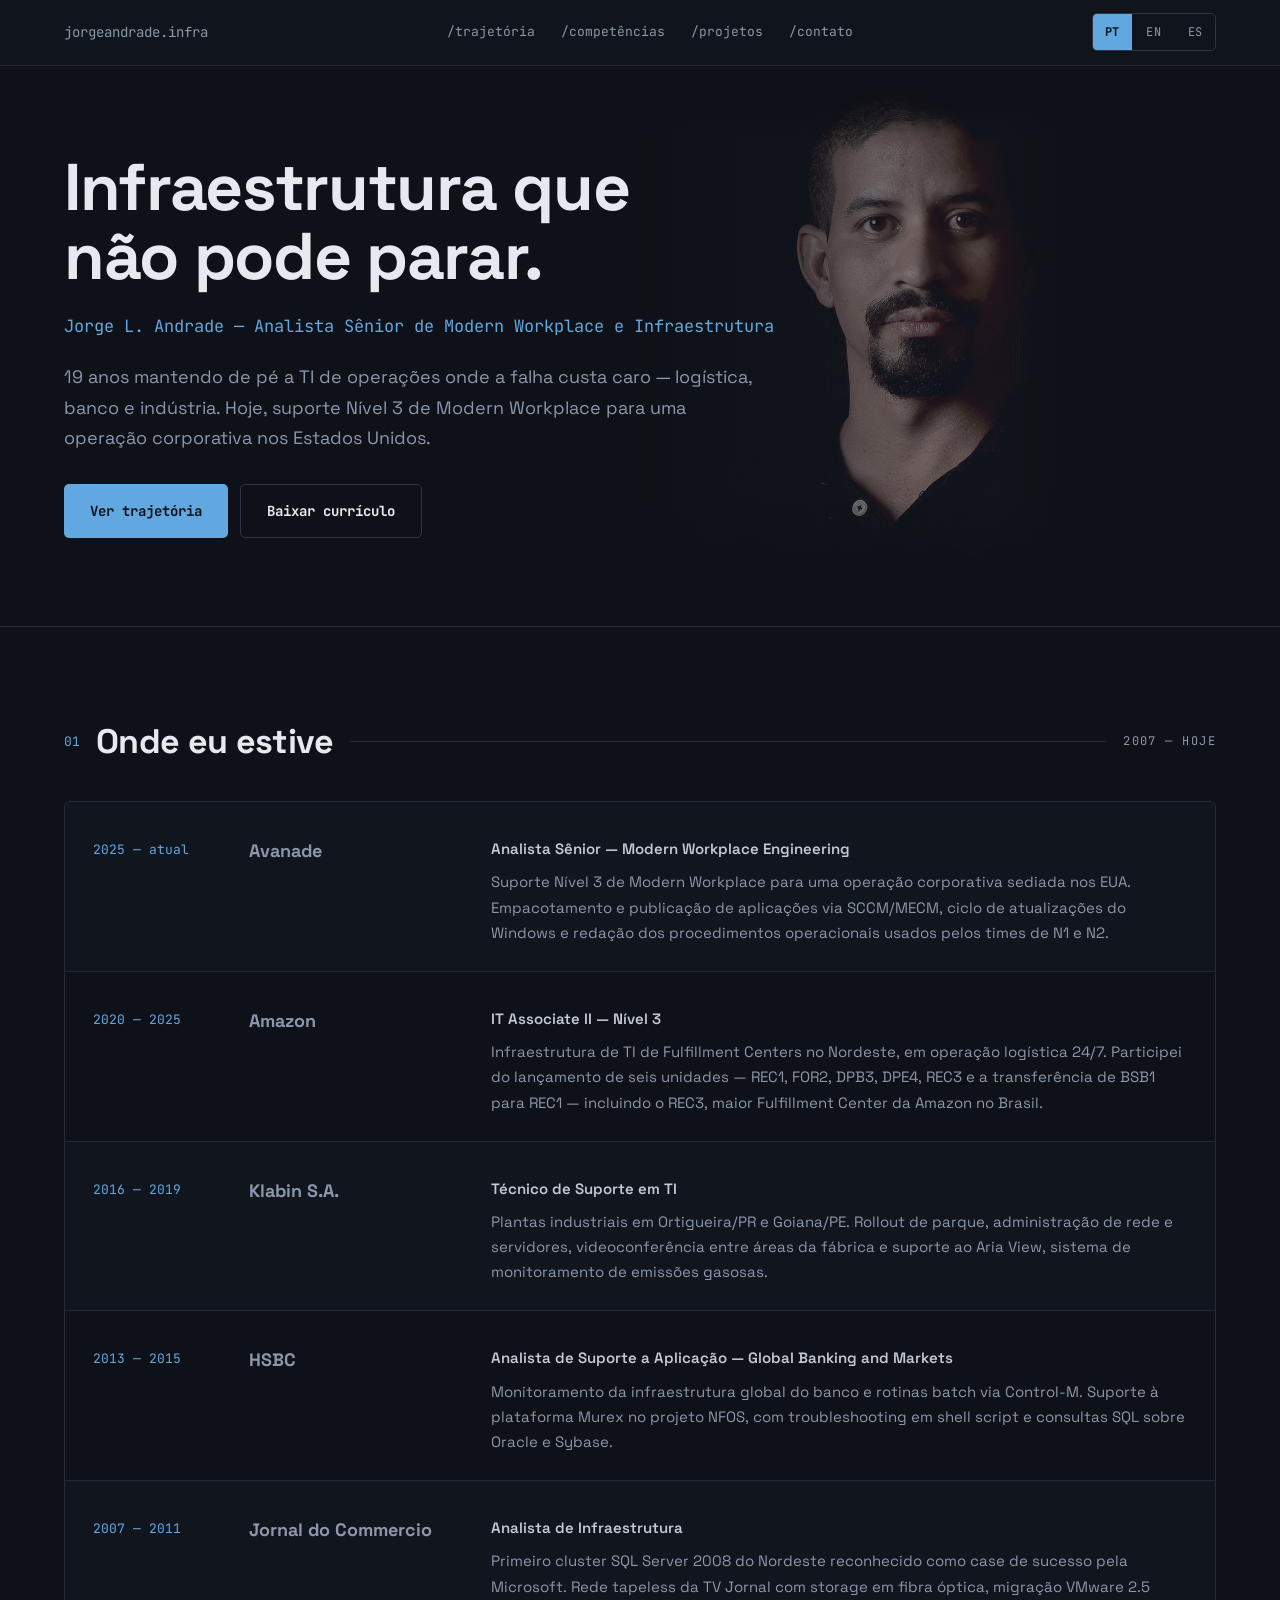
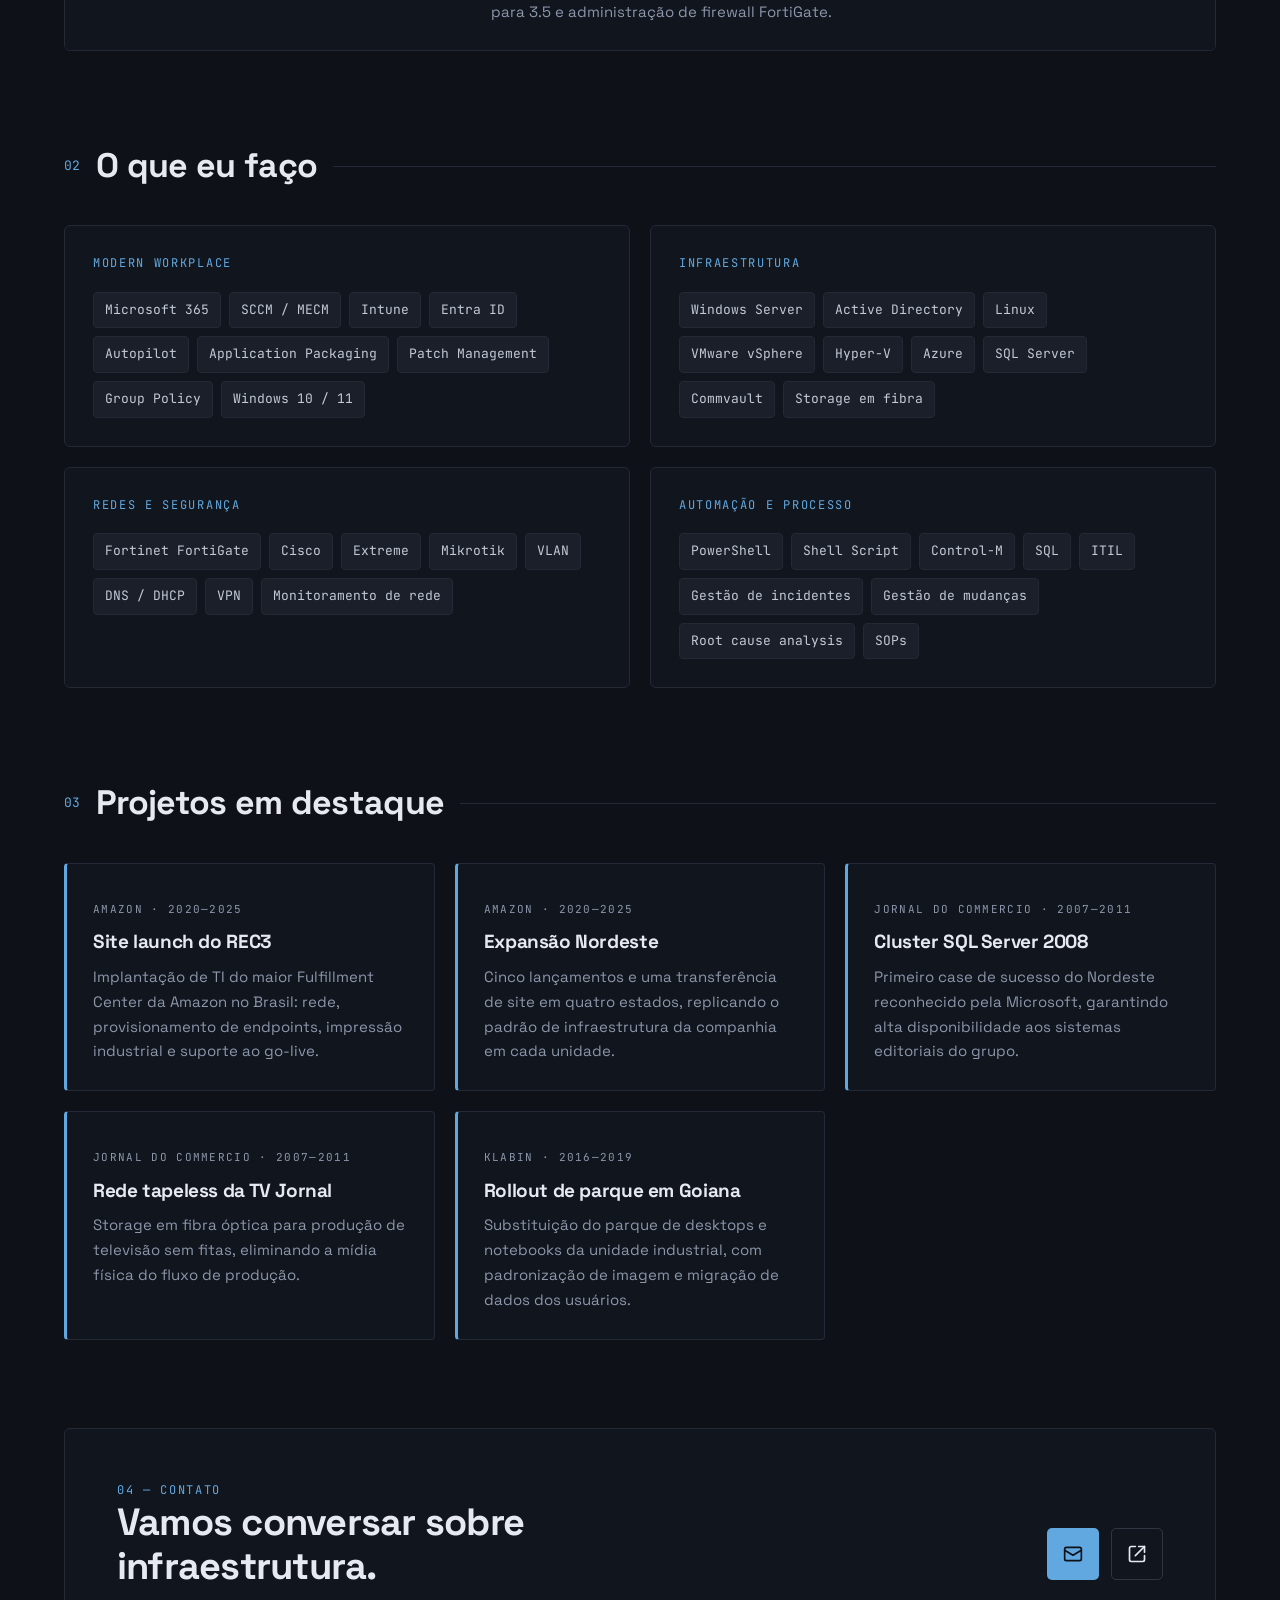
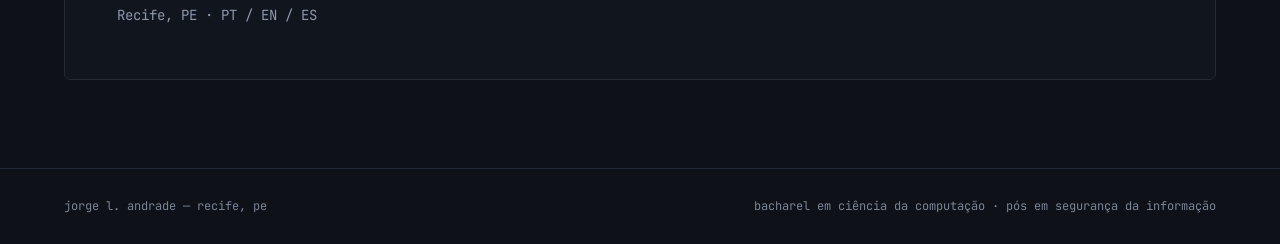
<file: index.html>
<!doctype html>
<html lang="pt-BR">
<head>
<meta charset="utf-8">
<meta name="viewport" content="width=device-width, initial-scale=1">
<title>Jorge L. Andrade — Modern Workplace e Infraestrutura de TI</title>
<meta name="description" content="Analista Sênior de Modern Workplace e Infraestrutura. 19 anos em operações críticas: Avanade, Amazon, Klabin, HSBC. Microsoft 365, SCCM, Intune, Windows Server, VMware.">
<meta property="og:title" content="Jorge L. Andrade — Modern Workplace e Infraestrutura de TI">
<meta property="og:description" content="19 anos mantendo de pé a TI de operações onde a falha custa caro — logística, banco e indústria.">
<meta property="og:type" content="profile">
<meta property="og:url" content="https://jleoandrade.github.io/site-jorge-andrade/">
<meta property="og:site_name" content="Jorge L. Andrade">
<meta property="og:locale" content="pt_BR">
<meta property="og:locale:alternate" content="en_US">
<meta property="og:locale:alternate" content="es_ES">
<meta property="og:image" content="https://jleoandrade.github.io/site-jorge-andrade/assets/img/og.jpg">
<meta property="og:image:width" content="1200">
<meta property="og:image:height" content="630">
<meta property="og:image:alt" content="Retrato de Jorge L. Andrade">
<meta name="twitter:card" content="summary_large_image">
<link rel="canonical" href="https://jleoandrade.github.io/site-jorge-andrade/">
<link rel="alternate" hreflang="pt-BR" href="https://jleoandrade.github.io/site-jorge-andrade/">
<link rel="alternate" hreflang="en" href="https://jleoandrade.github.io/site-jorge-andrade/en.html">
<link rel="alternate" hreflang="es" href="https://jleoandrade.github.io/site-jorge-andrade/es.html">
<link rel="alternate" hreflang="x-default" href="https://jleoandrade.github.io/site-jorge-andrade/">
<link rel="icon" href="assets/img/favicon.svg" type="image/svg+xml">
<link rel="apple-touch-icon" href="assets/img/apple-touch-icon.png">
<meta name="theme-color" content="#0E1117">
<link rel="preconnect" href="https://fonts.googleapis.com">
<link rel="preconnect" href="https://fonts.gstatic.com" crossorigin>
<link rel="stylesheet" href="https://fonts.googleapis.com/css2?family=Space+Grotesk:wght@400;500;600;700&family=JetBrains+Mono:wght@400;500;700&display=swap">
<link rel="stylesheet" href="assets/style.css">
<script src="assets/nav.js" defer></script>
</head>
<body>

<a class="skip" href="#conteudo">Pular para o conteúdo</a>

<header class="topbar">
  <div class="wrap">
    <a class="brand" href="index.html">jorgeandrade<b>.</b>infra</a>
    <nav class="topnav" aria-label="Seções">
      <a href="#historico">/trajetória</a>
      <a href="#competencias">/competências</a>
      <a href="#projetos">/projetos</a>
      <a href="#contato">/contato</a>
    </nav>
    <div class="langs">
      <a href="index.html" aria-current="true" lang="pt-BR">PT</a>
      <a href="en.html" lang="en">EN</a>
      <a href="es.html" lang="es">ES</a>
    </div>
  </div>
</header>

<main id="conteudo">

  <div class="hero">
    <picture>
      <source media="(max-width: 760px)" srcset="assets/img/hero.jpg">
      <img src="assets/img/wide.jpg" alt="Retrato de Jorge L. Andrade" width="2400" height="1000" fetchpriority="high">
    </picture>
    <div class="wrap">
      <h1>Infraestrutura que não pode parar.</h1>
      <p class="role">Jorge L. Andrade — Analista Sênior de Modern Workplace e Infraestrutura</p>
      <p class="lead">19 anos mantendo de pé a TI de operações onde a falha custa caro — logística, banco e indústria. Hoje, suporte Nível&nbsp;3 de Modern Workplace para uma operação corporativa nos Estados Unidos.</p>
      <p class="cta">
        <a class="btn btn-fill" href="#historico">Ver trajetória</a>
        <a class="btn btn-line" href="cv/cv.pdf">Baixar currículo</a>
      </p>
    </div>
  </div>

  <section id="historico" class="wrap">
    <div class="head">
      <span class="n">01</span>
      <h2>Onde eu estive</h2>
      <span class="rule"></span>
      <span class="meta">2007 — hoje</span>
    </div>

    <div class="history">
      <!-- LOGO: troque o <div class="co"> por <img src="assets/img/logo-avanade.svg" alt="Avanade" style="height:24px"> -->
      <article class="job">
        <p class="when">2025 — atual</p>
        <p class="co">Avanade</p>
        <div class="role-cell">
          <p class="title">Analista Sênior — Modern Workplace Engineering</p>
          <p>Suporte Nível 3 de Modern Workplace para uma operação corporativa sediada nos EUA. Empacotamento e publicação de aplicações via SCCM/MECM, ciclo de atualizações do Windows e redação dos procedimentos operacionais usados pelos times de N1 e N2.</p>
        </div>
      </article>

      <!-- LOGO: Amazon -->
      <article class="job">
        <p class="when">2020 — 2025</p>
        <p class="co">Amazon</p>
        <div class="role-cell">
          <p class="title">IT Associate II — Nível 3</p>
          <p>Infraestrutura de TI de Fulfillment Centers no Nordeste, em operação logística 24/7. Participei do lançamento de seis unidades — REC1, FOR2, DPB3, DPE4, REC3 e a transferência de BSB1 para REC1 — incluindo o REC3, maior Fulfillment Center da Amazon no Brasil.</p>
        </div>
      </article>

      <!-- LOGO: Klabin -->
      <article class="job">
        <p class="when">2016 — 2019</p>
        <p class="co">Klabin S.A.</p>
        <div class="role-cell">
          <p class="title">Técnico de Suporte em TI</p>
          <p>Plantas industriais em Ortigueira/PR e Goiana/PE. Rollout de parque, administração de rede e servidores, videoconferência entre áreas da fábrica e suporte ao Aria View, sistema de monitoramento de emissões gasosas.</p>
        </div>
      </article>

      <!-- LOGO: HSBC -->
      <article class="job">
        <p class="when">2013 — 2015</p>
        <p class="co">HSBC</p>
        <div class="role-cell">
          <p class="title">Analista de Suporte a Aplicação — Global Banking and Markets</p>
          <p>Monitoramento da infraestrutura global do banco e rotinas batch via Control-M. Suporte à plataforma Murex no projeto NFOS, com troubleshooting em shell script e consultas SQL sobre Oracle e Sybase.</p>
        </div>
      </article>

      <!-- LOGO: Sistema Jornal do Commercio -->
      <article class="job">
        <p class="when">2007 — 2011</p>
        <p class="co">Jornal do Commercio</p>
        <div class="role-cell">
          <p class="title">Analista de Infraestrutura</p>
          <p>Primeiro cluster SQL Server 2008 do Nordeste reconhecido como case de sucesso pela Microsoft. Rede tapeless da TV Jornal com storage em fibra óptica, migração VMware 2.5 para 3.5 e administração de firewall FortiGate.</p>
        </div>
      </article>
    </div>
  </section>

  <section id="competencias" class="wrap">
    <div class="head">
      <span class="n">02</span>
      <h2>O que eu faço</h2>
      <span class="rule"></span>
    </div>

    <div class="grid-2">
      <div class="card">
        <p class="kicker">Modern Workplace</p>
        <p class="chips">
          <span>Microsoft 365</span><span>SCCM / MECM</span><span>Intune</span><span>Entra ID</span>
          <span>Autopilot</span><span>Application Packaging</span><span>Patch Management</span>
          <span>Group Policy</span><span>Windows 10 / 11</span>
        </p>
      </div>
      <div class="card">
        <p class="kicker">Infraestrutura</p>
        <p class="chips">
          <span>Windows Server</span><span>Active Directory</span><span>Linux</span>
          <span>VMware vSphere</span><span>Hyper-V</span><span>Azure</span>
          <span>SQL Server</span><span>Commvault</span><span>Storage em fibra</span>
        </p>
      </div>
      <div class="card">
        <p class="kicker">Redes e Segurança</p>
        <p class="chips">
          <span>Fortinet FortiGate</span><span>Cisco</span><span>Extreme</span><span>Mikrotik</span>
          <span>VLAN</span><span>DNS / DHCP</span><span>VPN</span><span>Monitoramento de rede</span>
        </p>
      </div>
      <div class="card">
        <p class="kicker">Automação e Processo</p>
        <p class="chips">
          <span>PowerShell</span><span>Shell Script</span><span>Control-M</span><span>SQL</span>
          <span>ITIL</span><span>Gestão de incidentes</span><span>Gestão de mudanças</span>
          <span>Root cause analysis</span><span>SOPs</span>
        </p>
      </div>
    </div>
  </section>

  <section id="projetos" class="wrap">
    <div class="head">
      <span class="n">03</span>
      <h2>Projetos em destaque</h2>
      <span class="rule"></span>
    </div>

    <div class="grid-3">
      <article class="proj">
        <p class="kicker">Amazon · 2020—2025</p>
        <h3>Site launch do REC3</h3>
        <p>Implantação de TI do maior Fulfillment Center da Amazon no Brasil: rede, provisionamento de endpoints, impressão industrial e suporte ao go-live.</p>
      </article>
      <article class="proj">
        <p class="kicker">Amazon · 2020—2025</p>
        <h3>Expansão Nordeste</h3>
        <p>Cinco lançamentos e uma transferência de site em quatro estados, replicando o padrão de infraestrutura da companhia em cada unidade.</p>
      </article>
      <article class="proj">
        <p class="kicker">Jornal do Commercio · 2007—2011</p>
        <h3>Cluster SQL Server 2008</h3>
        <p>Primeiro case de sucesso do Nordeste reconhecido pela Microsoft, garantindo alta disponibilidade aos sistemas editoriais do grupo.</p>
      </article>
      <article class="proj">
        <p class="kicker">Jornal do Commercio · 2007—2011</p>
        <h3>Rede tapeless da TV Jornal</h3>
        <p>Storage em fibra óptica para produção de televisão sem fitas, eliminando a mídia física do fluxo de produção.</p>
      </article>
      <article class="proj">
        <p class="kicker">Klabin · 2016—2019</p>
        <h3>Rollout de parque em Goiana</h3>
        <p>Substituição do parque de desktops e notebooks da unidade industrial, com padronização de imagem e migração de dados dos usuários.</p>
      </article>
    </div>
  </section>

  <section id="contato" class="wrap">
    <div class="contact">
      <div>
        <p class="kicker">04 — Contato</p>
        <h2>Vamos conversar sobre<br>infraestrutura.</h2>
        <p class="where">Recife, PE · PT / EN / ES</p>
      </div>
      <div class="links">
        <a class="btn btn-fill btn-icon" href="mailto:jleo.andrade@gmail.com" aria-label="Enviar e-mail" title="E-mail"><svg width="20" height="20" viewBox="0 0 24 24" fill="none" stroke="currentColor" stroke-width="2" stroke-linecap="round" stroke-linejoin="round" aria-hidden="true"><rect x="2" y="4" width="20" height="16" rx="2"/><path d="m2 7.5 10 6 10-6"/></svg></a>
        <a class="btn btn-line btn-icon" href="https://www.linkedin.com/in/jorgeleandro/" aria-label="Perfil no LinkedIn" title="LinkedIn"><svg width="20" height="20" viewBox="0 0 24 24" fill="none" stroke="currentColor" stroke-width="2" stroke-linecap="round" stroke-linejoin="round" aria-hidden="true"><path d="M14 3h7v7"/><path d="M10 14 21 3"/><path d="M21 14v5a2 2 0 0 1-2 2H5a2 2 0 0 1-2-2V5a2 2 0 0 1 2-2h5"/></svg></a>
      </div>
    </div>
  </section>

</main>

<footer>
  <div class="wrap">
    <span>jorge l. andrade — recife, pe</span>
    <span>bacharel em ciência da computação · pós em segurança da informação</span>
  </div>
</footer>

</body>
</html>
</file>
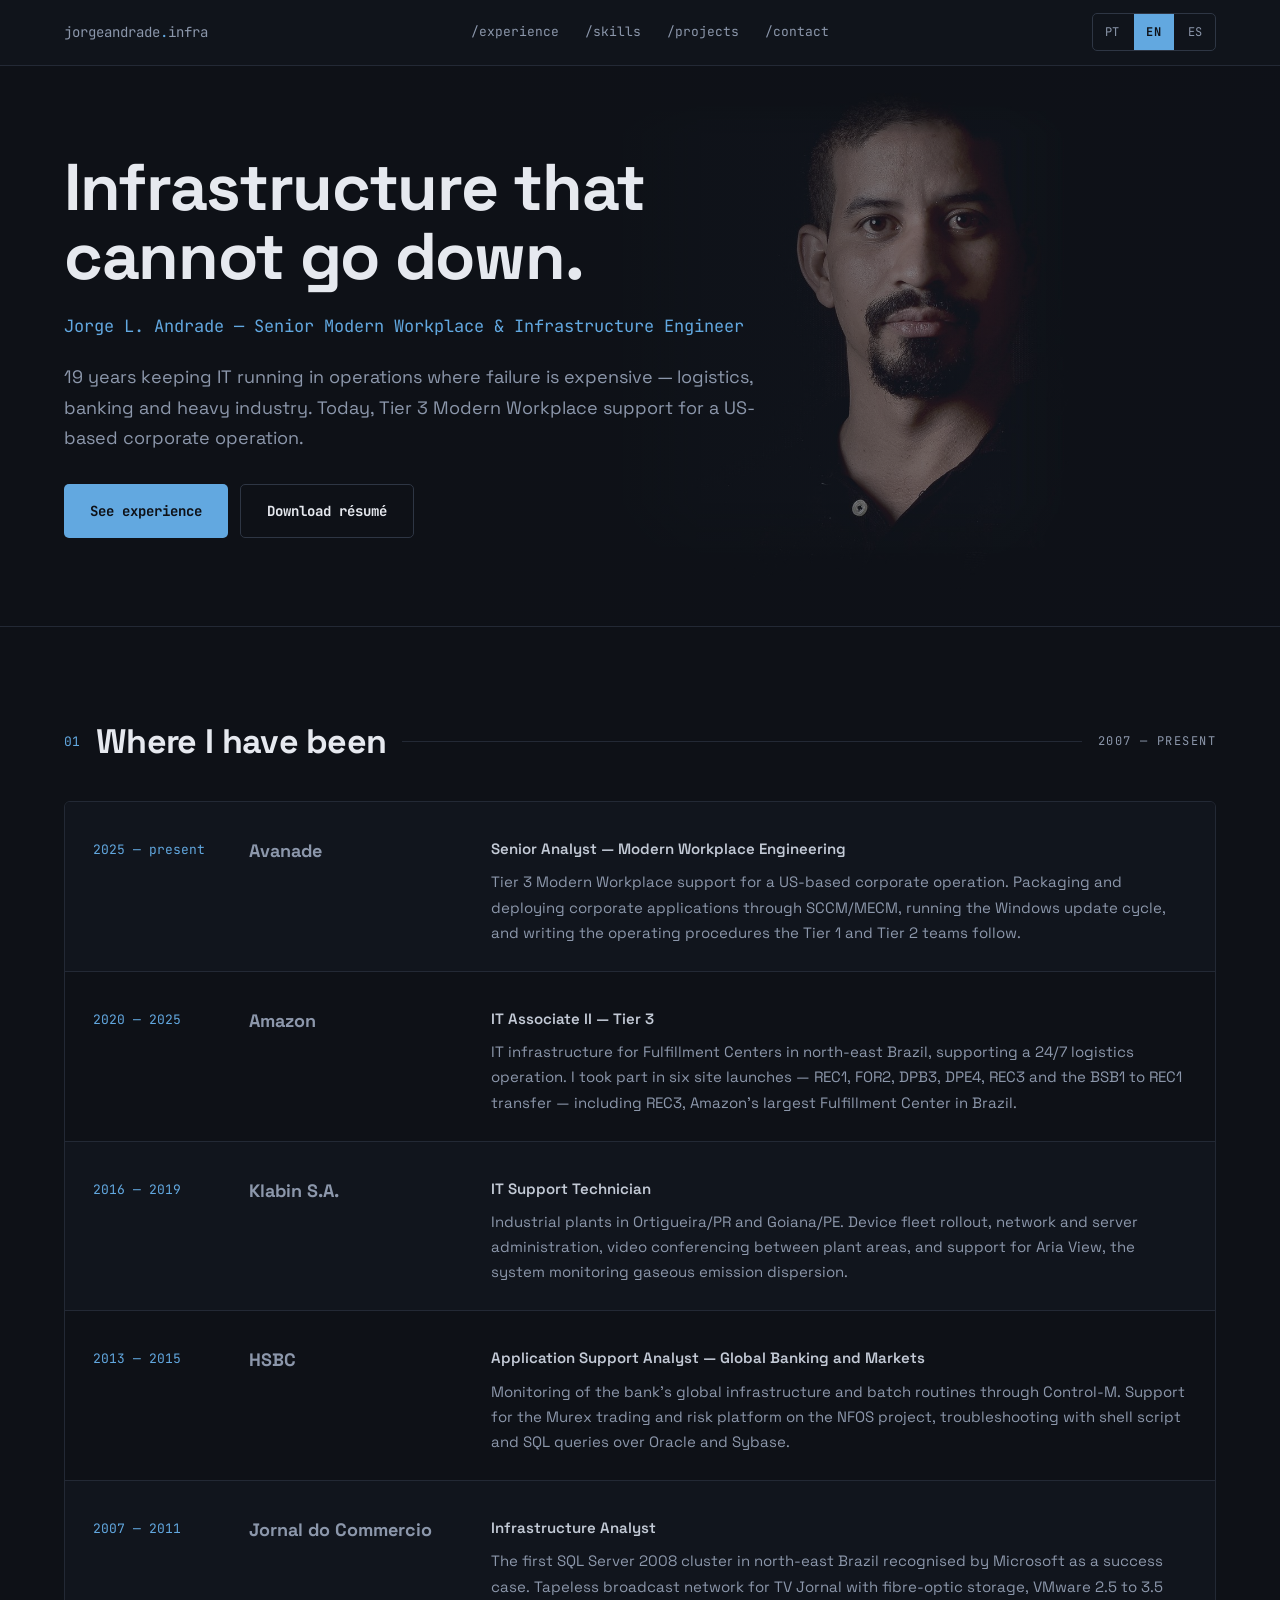
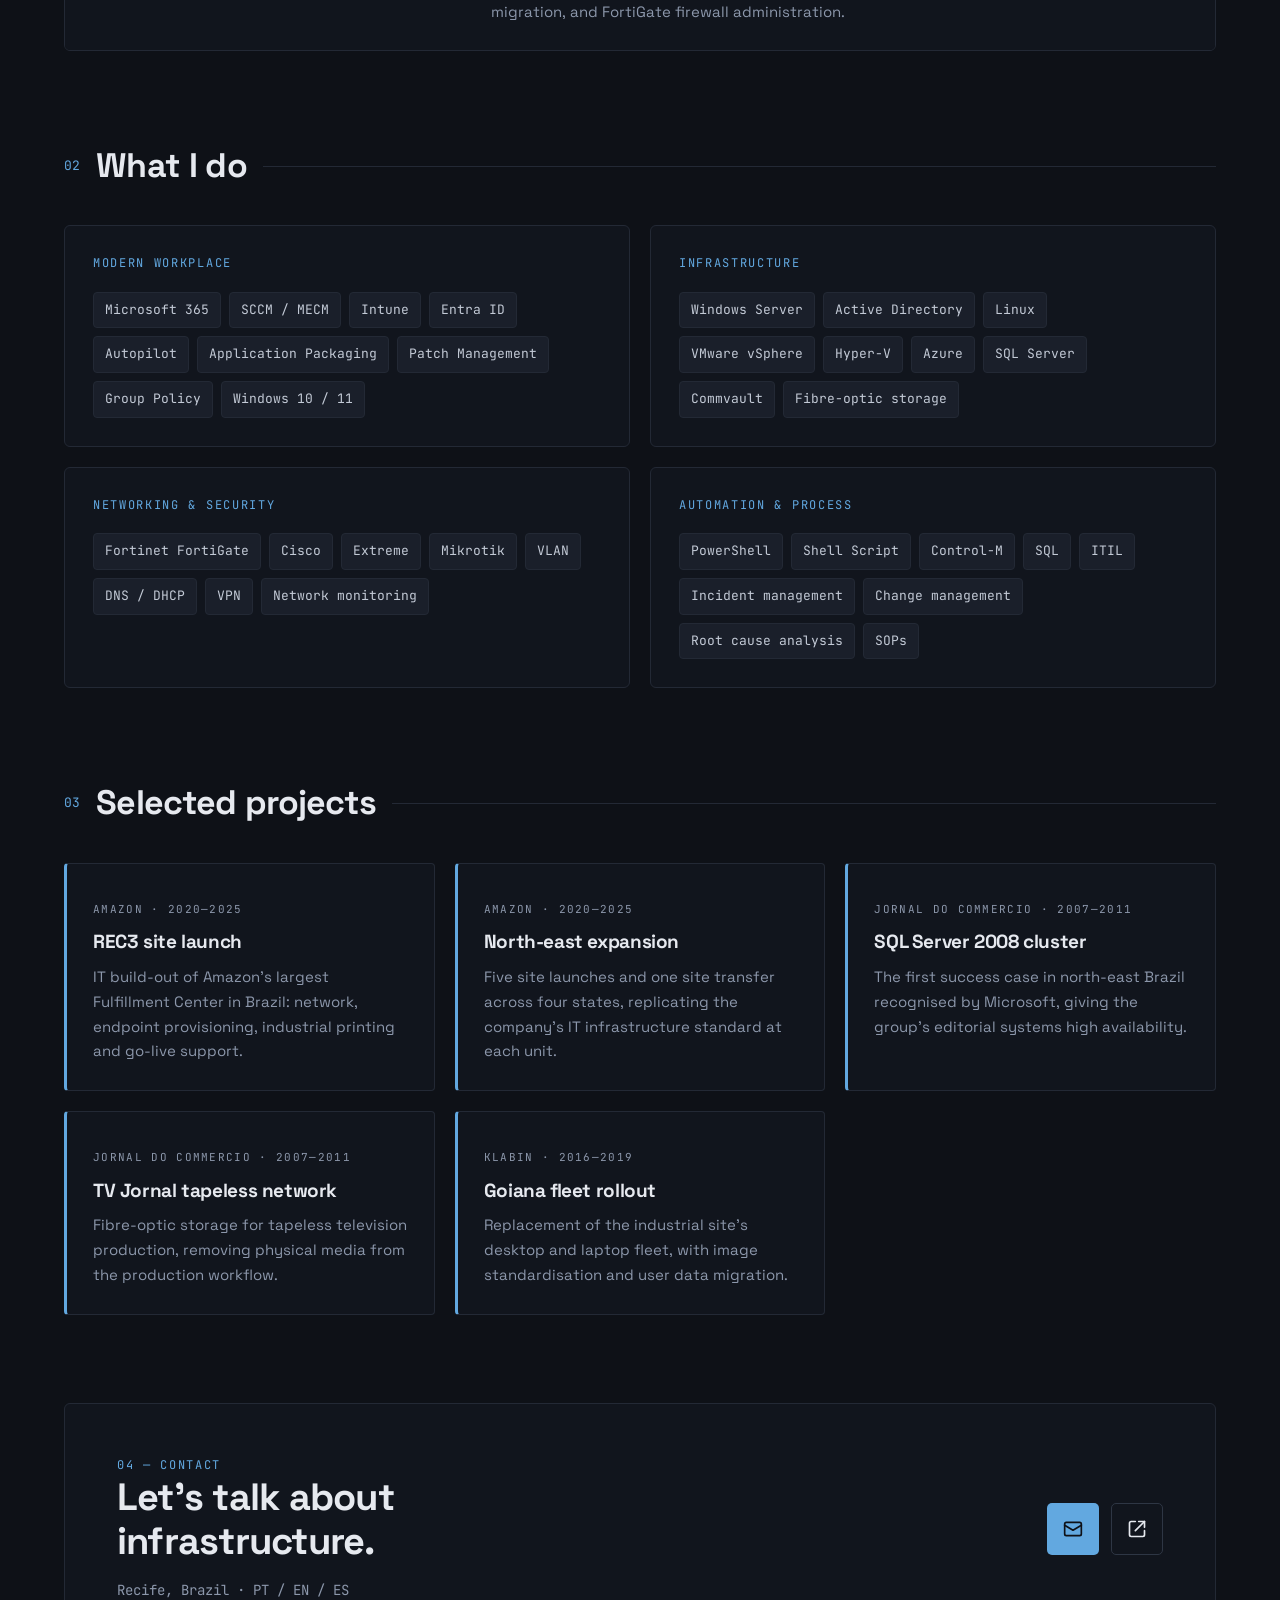
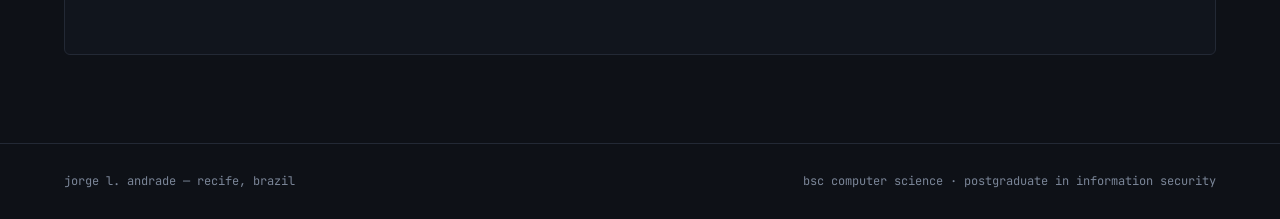
<file: en.html>
<!doctype html>
<html lang="en">
<head>
<meta charset="utf-8">
<meta name="viewport" content="width=device-width, initial-scale=1">
<title>Jorge L. Andrade — Modern Workplace &amp; IT Infrastructure</title>
<meta name="description" content="Senior Modern Workplace &amp; Infrastructure Engineer. 19 years in mission-critical operations: Avanade, Amazon, Klabin, HSBC. Microsoft 365, SCCM, Intune, Windows Server, VMware.">
<meta property="og:title" content="Jorge L. Andrade — Modern Workplace &amp; IT Infrastructure">
<meta property="og:description" content="19 years keeping IT running where failure is expensive — logistics, banking and heavy industry.">
<meta property="og:type" content="profile">
<meta property="og:url" content="https://jleoandrade.github.io/site-jorge-andrade/en.html">
<meta property="og:site_name" content="Jorge L. Andrade">
<meta property="og:locale" content="en_US">
<meta property="og:locale:alternate" content="pt_BR">
<meta property="og:locale:alternate" content="es_ES">
<meta property="og:image" content="https://jleoandrade.github.io/site-jorge-andrade/assets/img/og.jpg">
<meta property="og:image:width" content="1200">
<meta property="og:image:height" content="630">
<meta property="og:image:alt" content="Portrait of Jorge L. Andrade">
<meta name="twitter:card" content="summary_large_image">
<link rel="canonical" href="https://jleoandrade.github.io/site-jorge-andrade/en.html">
<link rel="alternate" hreflang="pt-BR" href="https://jleoandrade.github.io/site-jorge-andrade/">
<link rel="alternate" hreflang="en" href="https://jleoandrade.github.io/site-jorge-andrade/en.html">
<link rel="alternate" hreflang="es" href="https://jleoandrade.github.io/site-jorge-andrade/es.html">
<link rel="alternate" hreflang="x-default" href="https://jleoandrade.github.io/site-jorge-andrade/">
<link rel="icon" href="assets/img/favicon.svg" type="image/svg+xml">
<link rel="apple-touch-icon" href="assets/img/apple-touch-icon.png">
<meta name="theme-color" content="#0E1117">
<link rel="preconnect" href="https://fonts.googleapis.com">
<link rel="preconnect" href="https://fonts.gstatic.com" crossorigin>
<link rel="stylesheet" href="https://fonts.googleapis.com/css2?family=Space+Grotesk:wght@400;500;600;700&family=JetBrains+Mono:wght@400;500;700&display=swap">
<link rel="stylesheet" href="assets/style.css">
<script src="assets/nav.js" defer></script>
</head>
<body>

<a class="skip" href="#content">Skip to content</a>

<header class="topbar">
  <div class="wrap">
    <a class="brand" href="en.html">jorgeandrade<b>.</b>infra</a>
    <nav class="topnav" aria-label="Sections">
      <a href="#experience">/experience</a>
      <a href="#skills">/skills</a>
      <a href="#projects">/projects</a>
      <a href="#contact">/contact</a>
    </nav>
    <div class="langs">
      <a href="index.html" lang="pt-BR">PT</a>
      <a href="en.html" aria-current="true" lang="en">EN</a>
      <a href="es.html" lang="es">ES</a>
    </div>
  </div>
</header>

<main id="content">

  <div class="hero">
    <picture>
      <source media="(max-width: 760px)" srcset="assets/img/hero.jpg">
      <img src="assets/img/wide.jpg" alt="Portrait of Jorge L. Andrade" width="2400" height="1000" fetchpriority="high">
    </picture>
    <div class="wrap">
      <h1>Infrastructure that cannot go down.</h1>
      <p class="role">Jorge L. Andrade — Senior Modern Workplace &amp; Infrastructure Engineer</p>
      <p class="lead">19 years keeping IT running in operations where failure is expensive — logistics, banking and heavy industry. Today, Tier&nbsp;3 Modern Workplace support for a US-based corporate operation.</p>
      <p class="cta">
        <a class="btn btn-fill" href="#experience">See experience</a>
        <a class="btn btn-line" href="cv/cv-en.pdf">Download résumé</a>
      </p>
    </div>
  </div>

  <section id="experience" class="wrap">
    <div class="head">
      <span class="n">01</span>
      <h2>Where I have been</h2>
      <span class="rule"></span>
      <span class="meta">2007 — present</span>
    </div>

    <div class="history">
      <!-- LOGO: replace the <p class="co"> with <img src="assets/img/logo-avanade.svg" alt="Avanade" style="height:24px"> -->
      <article class="job">
        <p class="when">2025 — present</p>
        <p class="co">Avanade</p>
        <div class="role-cell">
          <p class="title">Senior Analyst — Modern Workplace Engineering</p>
          <p>Tier 3 Modern Workplace support for a US-based corporate operation. Packaging and deploying corporate applications through SCCM/MECM, running the Windows update cycle, and writing the operating procedures the Tier 1 and Tier 2 teams follow.</p>
        </div>
      </article>

      <!-- LOGO: Amazon -->
      <article class="job">
        <p class="when">2020 — 2025</p>
        <p class="co">Amazon</p>
        <div class="role-cell">
          <p class="title">IT Associate II — Tier 3</p>
          <p>IT infrastructure for Fulfillment Centers in north-east Brazil, supporting a 24/7 logistics operation. I took part in six site launches — REC1, FOR2, DPB3, DPE4, REC3 and the BSB1 to REC1 transfer — including REC3, Amazon's largest Fulfillment Center in Brazil.</p>
        </div>
      </article>

      <!-- LOGO: Klabin -->
      <article class="job">
        <p class="when">2016 — 2019</p>
        <p class="co">Klabin S.A.</p>
        <div class="role-cell">
          <p class="title">IT Support Technician</p>
          <p>Industrial plants in Ortigueira/PR and Goiana/PE. Device fleet rollout, network and server administration, video conferencing between plant areas, and support for Aria View, the system monitoring gaseous emission dispersion.</p>
        </div>
      </article>

      <!-- LOGO: HSBC -->
      <article class="job">
        <p class="when">2013 — 2015</p>
        <p class="co">HSBC</p>
        <div class="role-cell">
          <p class="title">Application Support Analyst — Global Banking and Markets</p>
          <p>Monitoring of the bank's global infrastructure and batch routines through Control-M. Support for the Murex trading and risk platform on the NFOS project, troubleshooting with shell script and SQL queries over Oracle and Sybase.</p>
        </div>
      </article>

      <!-- LOGO: Sistema Jornal do Commercio -->
      <article class="job">
        <p class="when">2007 — 2011</p>
        <p class="co">Jornal do Commercio</p>
        <div class="role-cell">
          <p class="title">Infrastructure Analyst</p>
          <p>The first SQL Server 2008 cluster in north-east Brazil recognised by Microsoft as a success case. Tapeless broadcast network for TV Jornal with fibre-optic storage, VMware 2.5 to 3.5 migration, and FortiGate firewall administration.</p>
        </div>
      </article>
    </div>
  </section>

  <section id="skills" class="wrap">
    <div class="head">
      <span class="n">02</span>
      <h2>What I do</h2>
      <span class="rule"></span>
    </div>

    <div class="grid-2">
      <div class="card">
        <p class="kicker">Modern Workplace</p>
        <p class="chips">
          <span>Microsoft 365</span><span>SCCM / MECM</span><span>Intune</span><span>Entra ID</span>
          <span>Autopilot</span><span>Application Packaging</span><span>Patch Management</span>
          <span>Group Policy</span><span>Windows 10 / 11</span>
        </p>
      </div>
      <div class="card">
        <p class="kicker">Infrastructure</p>
        <p class="chips">
          <span>Windows Server</span><span>Active Directory</span><span>Linux</span>
          <span>VMware vSphere</span><span>Hyper-V</span><span>Azure</span>
          <span>SQL Server</span><span>Commvault</span><span>Fibre-optic storage</span>
        </p>
      </div>
      <div class="card">
        <p class="kicker">Networking &amp; Security</p>
        <p class="chips">
          <span>Fortinet FortiGate</span><span>Cisco</span><span>Extreme</span><span>Mikrotik</span>
          <span>VLAN</span><span>DNS / DHCP</span><span>VPN</span><span>Network monitoring</span>
        </p>
      </div>
      <div class="card">
        <p class="kicker">Automation &amp; Process</p>
        <p class="chips">
          <span>PowerShell</span><span>Shell Script</span><span>Control-M</span><span>SQL</span>
          <span>ITIL</span><span>Incident management</span><span>Change management</span>
          <span>Root cause analysis</span><span>SOPs</span>
        </p>
      </div>
    </div>
  </section>

  <section id="projects" class="wrap">
    <div class="head">
      <span class="n">03</span>
      <h2>Selected projects</h2>
      <span class="rule"></span>
    </div>

    <div class="grid-3">
      <article class="proj">
        <p class="kicker">Amazon · 2020—2025</p>
        <h3>REC3 site launch</h3>
        <p>IT build-out of Amazon's largest Fulfillment Center in Brazil: network, endpoint provisioning, industrial printing and go-live support.</p>
      </article>
      <article class="proj">
        <p class="kicker">Amazon · 2020—2025</p>
        <h3>North-east expansion</h3>
        <p>Five site launches and one site transfer across four states, replicating the company's IT infrastructure standard at each unit.</p>
      </article>
      <article class="proj">
        <p class="kicker">Jornal do Commercio · 2007—2011</p>
        <h3>SQL Server 2008 cluster</h3>
        <p>The first success case in north-east Brazil recognised by Microsoft, giving the group's editorial systems high availability.</p>
      </article>
      <article class="proj">
        <p class="kicker">Jornal do Commercio · 2007—2011</p>
        <h3>TV Jornal tapeless network</h3>
        <p>Fibre-optic storage for tapeless television production, removing physical media from the production workflow.</p>
      </article>
      <article class="proj">
        <p class="kicker">Klabin · 2016—2019</p>
        <h3>Goiana fleet rollout</h3>
        <p>Replacement of the industrial site's desktop and laptop fleet, with image standardisation and user data migration.</p>
      </article>
    </div>
  </section>

  <section id="contact" class="wrap">
    <div class="contact">
      <div>
        <p class="kicker">04 — Contact</p>
        <h2>Let's talk about<br>infrastructure.</h2>
        <p class="where">Recife, Brazil · PT / EN / ES</p>
      </div>
      <div class="links">
        <a class="btn btn-fill btn-icon" href="mailto:jleo.andrade@gmail.com" aria-label="Send email" title="Email"><svg width="20" height="20" viewBox="0 0 24 24" fill="none" stroke="currentColor" stroke-width="2" stroke-linecap="round" stroke-linejoin="round" aria-hidden="true"><rect x="2" y="4" width="20" height="16" rx="2"/><path d="m2 7.5 10 6 10-6"/></svg></a>
        <a class="btn btn-line btn-icon" href="https://www.linkedin.com/in/jorgeleandro/" aria-label="LinkedIn profile" title="LinkedIn"><svg width="20" height="20" viewBox="0 0 24 24" fill="none" stroke="currentColor" stroke-width="2" stroke-linecap="round" stroke-linejoin="round" aria-hidden="true"><path d="M14 3h7v7"/><path d="M10 14 21 3"/><path d="M21 14v5a2 2 0 0 1-2 2H5a2 2 0 0 1-2-2V5a2 2 0 0 1 2-2h5"/></svg></a>
      </div>
    </div>
  </section>

</main>

<footer>
  <div class="wrap">
    <span>jorge l. andrade — recife, brazil</span>
    <span>bsc computer science · postgraduate in information security</span>
  </div>
</footer>

</body>
</html>
</file>
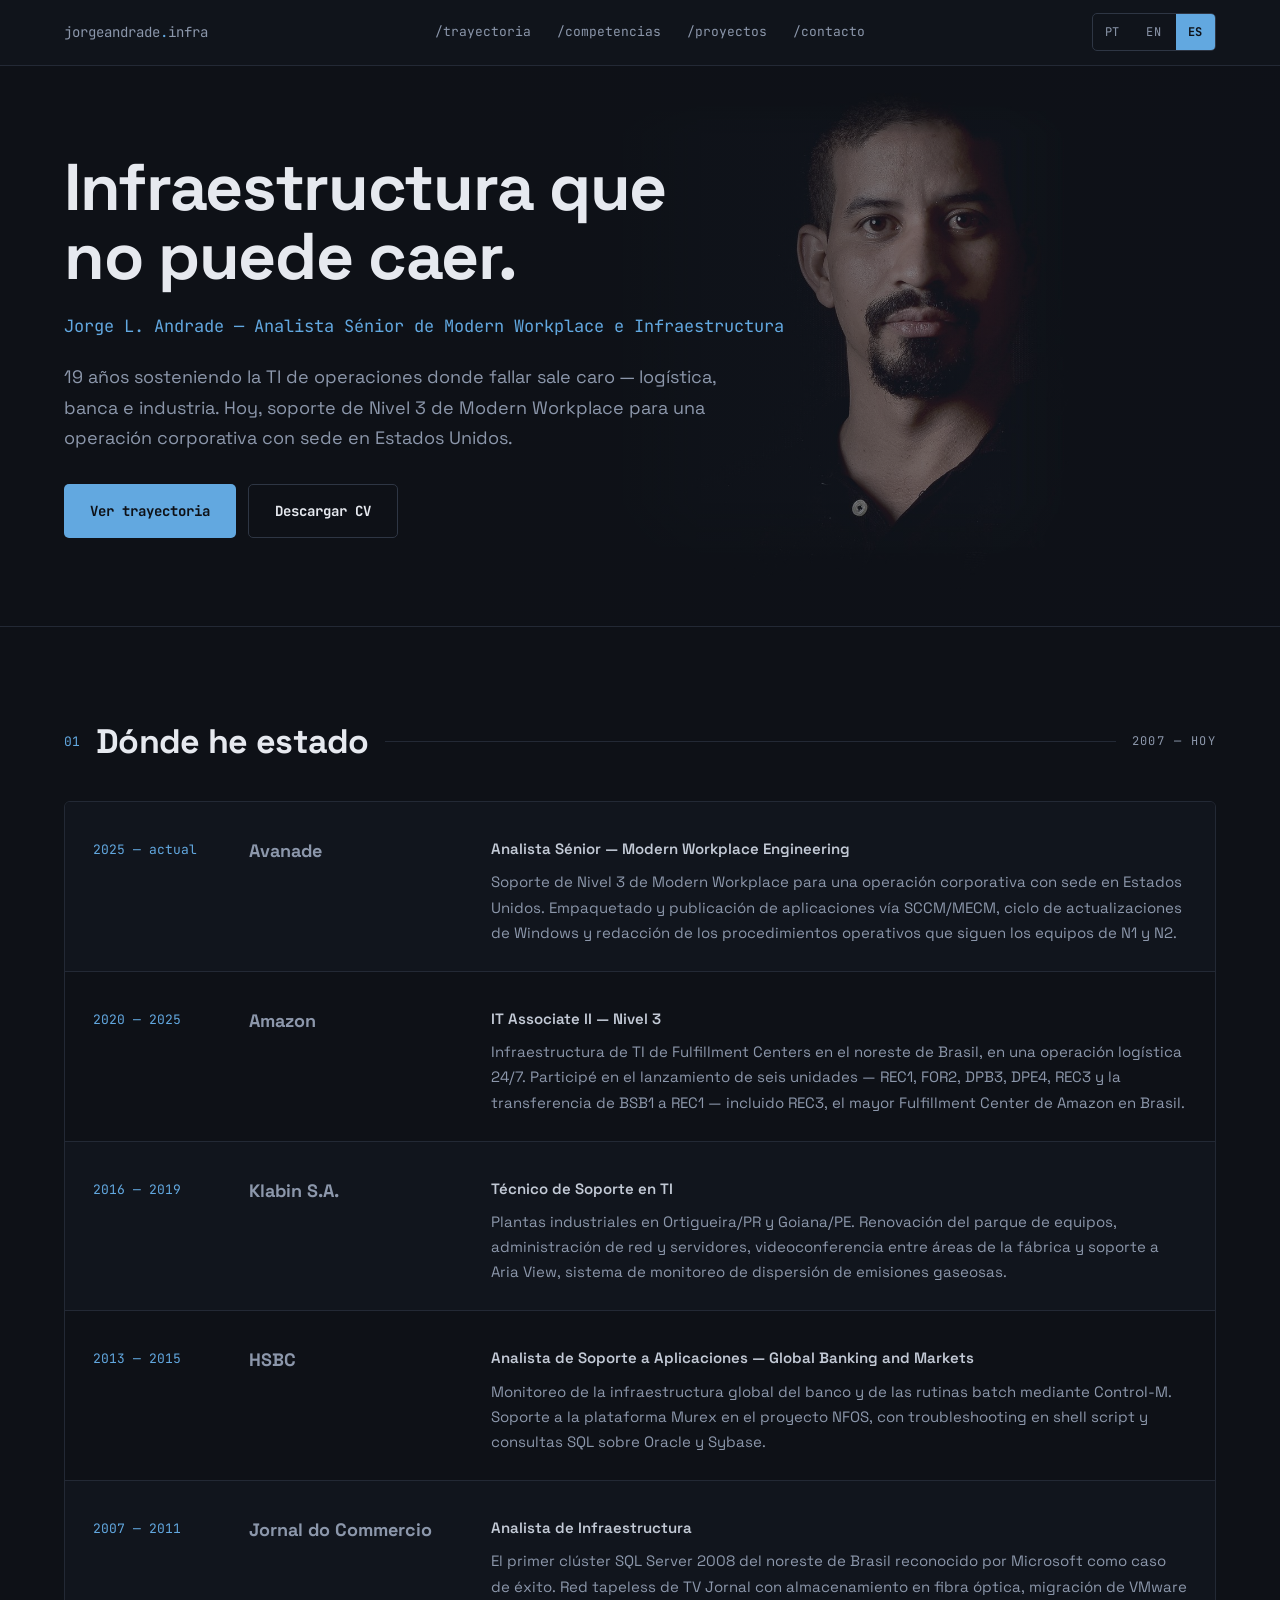
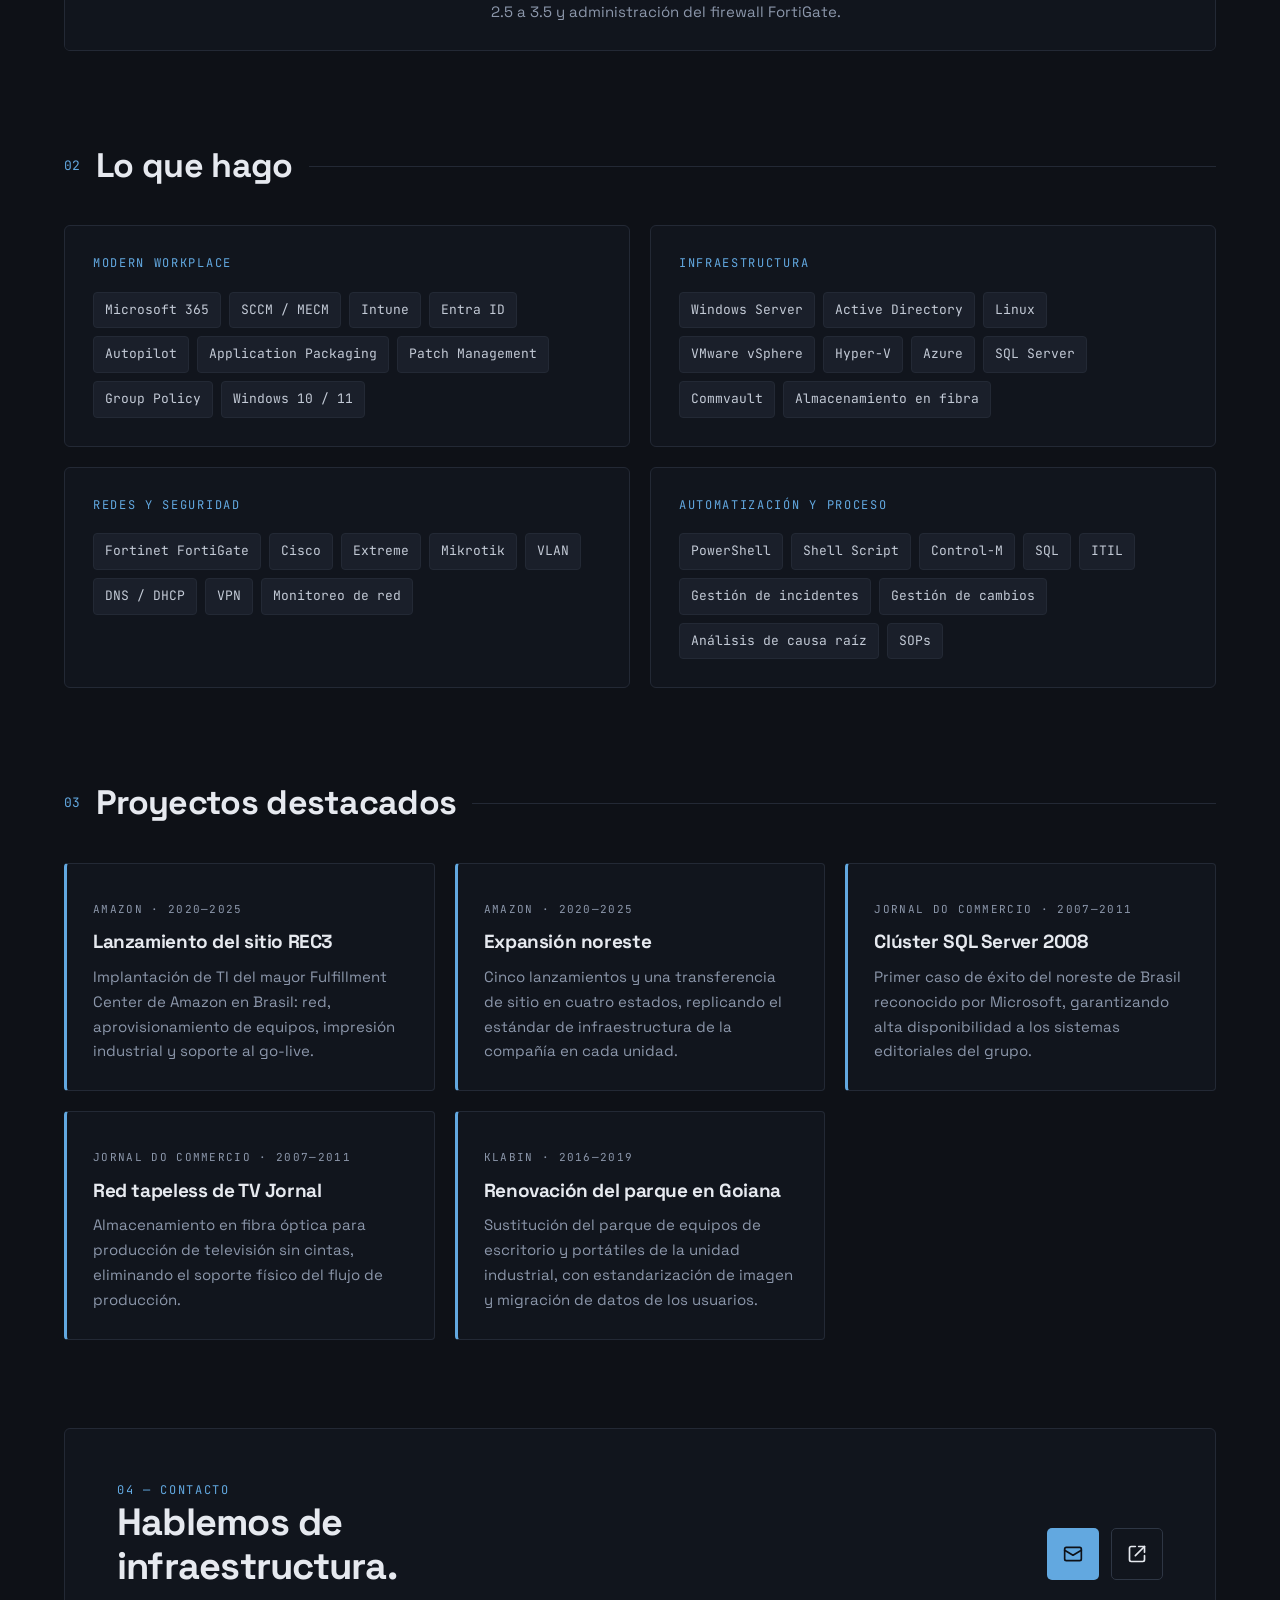
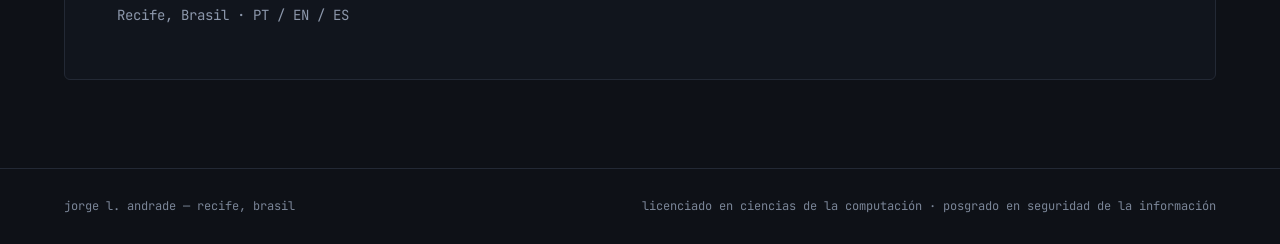
<file: es.html>
<!doctype html>
<html lang="es">
<head>
<meta charset="utf-8">
<meta name="viewport" content="width=device-width, initial-scale=1">
<title>Jorge L. Andrade — Modern Workplace e Infraestructura TI</title>
<meta name="description" content="Analista Sénior de Modern Workplace e Infraestructura. 19 años en operaciones críticas: Avanade, Amazon, Klabin, HSBC. Microsoft 365, SCCM, Intune, Windows Server, VMware.">
<meta property="og:title" content="Jorge L. Andrade — Modern Workplace e Infraestructura TI">
<meta property="og:description" content="19 años sosteniendo la TI de operaciones donde fallar sale caro — logística, banca e industria.">
<meta property="og:type" content="profile">
<meta property="og:url" content="https://jleoandrade.github.io/site-jorge-andrade/es.html">
<meta property="og:site_name" content="Jorge L. Andrade">
<meta property="og:locale" content="es_ES">
<meta property="og:locale:alternate" content="pt_BR">
<meta property="og:locale:alternate" content="en_US">
<meta property="og:image" content="https://jleoandrade.github.io/site-jorge-andrade/assets/img/og.jpg">
<meta property="og:image:width" content="1200">
<meta property="og:image:height" content="630">
<meta property="og:image:alt" content="Retrato de Jorge L. Andrade">
<meta name="twitter:card" content="summary_large_image">
<link rel="canonical" href="https://jleoandrade.github.io/site-jorge-andrade/es.html">
<link rel="alternate" hreflang="pt-BR" href="https://jleoandrade.github.io/site-jorge-andrade/">
<link rel="alternate" hreflang="en" href="https://jleoandrade.github.io/site-jorge-andrade/en.html">
<link rel="alternate" hreflang="es" href="https://jleoandrade.github.io/site-jorge-andrade/es.html">
<link rel="alternate" hreflang="x-default" href="https://jleoandrade.github.io/site-jorge-andrade/">
<link rel="icon" href="assets/img/favicon.svg" type="image/svg+xml">
<link rel="apple-touch-icon" href="assets/img/apple-touch-icon.png">
<meta name="theme-color" content="#0E1117">
<link rel="preconnect" href="https://fonts.googleapis.com">
<link rel="preconnect" href="https://fonts.gstatic.com" crossorigin>
<link rel="stylesheet" href="https://fonts.googleapis.com/css2?family=Space+Grotesk:wght@400;500;600;700&family=JetBrains+Mono:wght@400;500;700&display=swap">
<link rel="stylesheet" href="assets/style.css">
<script src="assets/nav.js" defer></script>
</head>
<body>

<a class="skip" href="#contenido">Saltar al contenido</a>

<header class="topbar">
  <div class="wrap">
    <a class="brand" href="es.html">jorgeandrade<b>.</b>infra</a>
    <nav class="topnav" aria-label="Secciones">
      <a href="#trayectoria">/trayectoria</a>
      <a href="#competencias">/competencias</a>
      <a href="#proyectos">/proyectos</a>
      <a href="#contacto">/contacto</a>
    </nav>
    <div class="langs">
      <a href="index.html" lang="pt-BR">PT</a>
      <a href="en.html" lang="en">EN</a>
      <a href="es.html" aria-current="true" lang="es">ES</a>
    </div>
  </div>
</header>

<main id="contenido">

  <div class="hero">
    <picture>
      <source media="(max-width: 760px)" srcset="assets/img/hero.jpg">
      <img src="assets/img/wide.jpg" alt="Retrato de Jorge L. Andrade" width="2400" height="1000" fetchpriority="high">
    </picture>
    <div class="wrap">
      <h1>Infraestructura que no puede caer.</h1>
      <p class="role">Jorge L. Andrade — Analista Sénior de Modern Workplace e Infraestructura</p>
      <p class="lead">19 años sosteniendo la TI de operaciones donde fallar sale caro — logística, banca e industria. Hoy, soporte de Nivel&nbsp;3 de Modern Workplace para una operación corporativa con sede en Estados Unidos.</p>
      <p class="cta">
        <a class="btn btn-fill" href="#trayectoria">Ver trayectoria</a>
        <a class="btn btn-line" href="cv/cv-es.pdf">Descargar CV</a>
      </p>
    </div>
  </div>

  <section id="trayectoria" class="wrap">
    <div class="head">
      <span class="n">01</span>
      <h2>Dónde he estado</h2>
      <span class="rule"></span>
      <span class="meta">2007 — hoy</span>
    </div>

    <div class="history">
      <!-- LOGO: sustituya el <p class="co"> por <img src="assets/img/logo-avanade.svg" alt="Avanade" style="height:24px"> -->
      <article class="job">
        <p class="when">2025 — actual</p>
        <p class="co">Avanade</p>
        <div class="role-cell">
          <p class="title">Analista Sénior — Modern Workplace Engineering</p>
          <p>Soporte de Nivel 3 de Modern Workplace para una operación corporativa con sede en Estados Unidos. Empaquetado y publicación de aplicaciones vía SCCM/MECM, ciclo de actualizaciones de Windows y redacción de los procedimientos operativos que siguen los equipos de N1 y N2.</p>
        </div>
      </article>

      <!-- LOGO: Amazon -->
      <article class="job">
        <p class="when">2020 — 2025</p>
        <p class="co">Amazon</p>
        <div class="role-cell">
          <p class="title">IT Associate II — Nivel 3</p>
          <p>Infraestructura de TI de Fulfillment Centers en el noreste de Brasil, en una operación logística 24/7. Participé en el lanzamiento de seis unidades — REC1, FOR2, DPB3, DPE4, REC3 y la transferencia de BSB1 a REC1 — incluido REC3, el mayor Fulfillment Center de Amazon en Brasil.</p>
        </div>
      </article>

      <!-- LOGO: Klabin -->
      <article class="job">
        <p class="when">2016 — 2019</p>
        <p class="co">Klabin S.A.</p>
        <div class="role-cell">
          <p class="title">Técnico de Soporte en TI</p>
          <p>Plantas industriales en Ortigueira/PR y Goiana/PE. Renovación del parque de equipos, administración de red y servidores, videoconferencia entre áreas de la fábrica y soporte a Aria View, sistema de monitoreo de dispersión de emisiones gaseosas.</p>
        </div>
      </article>

      <!-- LOGO: HSBC -->
      <article class="job">
        <p class="when">2013 — 2015</p>
        <p class="co">HSBC</p>
        <div class="role-cell">
          <p class="title">Analista de Soporte a Aplicaciones — Global Banking and Markets</p>
          <p>Monitoreo de la infraestructura global del banco y de las rutinas batch mediante Control-M. Soporte a la plataforma Murex en el proyecto NFOS, con troubleshooting en shell script y consultas SQL sobre Oracle y Sybase.</p>
        </div>
      </article>

      <!-- LOGO: Sistema Jornal do Commercio -->
      <article class="job">
        <p class="when">2007 — 2011</p>
        <p class="co">Jornal do Commercio</p>
        <div class="role-cell">
          <p class="title">Analista de Infraestructura</p>
          <p>El primer clúster SQL Server 2008 del noreste de Brasil reconocido por Microsoft como caso de éxito. Red tapeless de TV Jornal con almacenamiento en fibra óptica, migración de VMware 2.5 a 3.5 y administración del firewall FortiGate.</p>
        </div>
      </article>
    </div>
  </section>

  <section id="competencias" class="wrap">
    <div class="head">
      <span class="n">02</span>
      <h2>Lo que hago</h2>
      <span class="rule"></span>
    </div>

    <div class="grid-2">
      <div class="card">
        <p class="kicker">Modern Workplace</p>
        <p class="chips">
          <span>Microsoft 365</span><span>SCCM / MECM</span><span>Intune</span><span>Entra ID</span>
          <span>Autopilot</span><span>Application Packaging</span><span>Patch Management</span>
          <span>Group Policy</span><span>Windows 10 / 11</span>
        </p>
      </div>
      <div class="card">
        <p class="kicker">Infraestructura</p>
        <p class="chips">
          <span>Windows Server</span><span>Active Directory</span><span>Linux</span>
          <span>VMware vSphere</span><span>Hyper-V</span><span>Azure</span>
          <span>SQL Server</span><span>Commvault</span><span>Almacenamiento en fibra</span>
        </p>
      </div>
      <div class="card">
        <p class="kicker">Redes y Seguridad</p>
        <p class="chips">
          <span>Fortinet FortiGate</span><span>Cisco</span><span>Extreme</span><span>Mikrotik</span>
          <span>VLAN</span><span>DNS / DHCP</span><span>VPN</span><span>Monitoreo de red</span>
        </p>
      </div>
      <div class="card">
        <p class="kicker">Automatización y Proceso</p>
        <p class="chips">
          <span>PowerShell</span><span>Shell Script</span><span>Control-M</span><span>SQL</span>
          <span>ITIL</span><span>Gestión de incidentes</span><span>Gestión de cambios</span>
          <span>Análisis de causa raíz</span><span>SOPs</span>
        </p>
      </div>
    </div>
  </section>

  <section id="proyectos" class="wrap">
    <div class="head">
      <span class="n">03</span>
      <h2>Proyectos destacados</h2>
      <span class="rule"></span>
    </div>

    <div class="grid-3">
      <article class="proj">
        <p class="kicker">Amazon · 2020—2025</p>
        <h3>Lanzamiento del sitio REC3</h3>
        <p>Implantación de TI del mayor Fulfillment Center de Amazon en Brasil: red, aprovisionamiento de equipos, impresión industrial y soporte al go-live.</p>
      </article>
      <article class="proj">
        <p class="kicker">Amazon · 2020—2025</p>
        <h3>Expansión noreste</h3>
        <p>Cinco lanzamientos y una transferencia de sitio en cuatro estados, replicando el estándar de infraestructura de la compañía en cada unidad.</p>
      </article>
      <article class="proj">
        <p class="kicker">Jornal do Commercio · 2007—2011</p>
        <h3>Clúster SQL Server 2008</h3>
        <p>Primer caso de éxito del noreste de Brasil reconocido por Microsoft, garantizando alta disponibilidad a los sistemas editoriales del grupo.</p>
      </article>
      <article class="proj">
        <p class="kicker">Jornal do Commercio · 2007—2011</p>
        <h3>Red tapeless de TV Jornal</h3>
        <p>Almacenamiento en fibra óptica para producción de televisión sin cintas, eliminando el soporte físico del flujo de producción.</p>
      </article>
      <article class="proj">
        <p class="kicker">Klabin · 2016—2019</p>
        <h3>Renovación del parque en Goiana</h3>
        <p>Sustitución del parque de equipos de escritorio y portátiles de la unidad industrial, con estandarización de imagen y migración de datos de los usuarios.</p>
      </article>
    </div>
  </section>

  <section id="contacto" class="wrap">
    <div class="contact">
      <div>
        <p class="kicker">04 — Contacto</p>
        <h2>Hablemos de<br>infraestructura.</h2>
        <p class="where">Recife, Brasil · PT / EN / ES</p>
      </div>
      <div class="links">
        <a class="btn btn-fill btn-icon" href="mailto:jleo.andrade@gmail.com" aria-label="Enviar correo" title="Correo"><svg width="20" height="20" viewBox="0 0 24 24" fill="none" stroke="currentColor" stroke-width="2" stroke-linecap="round" stroke-linejoin="round" aria-hidden="true"><rect x="2" y="4" width="20" height="16" rx="2"/><path d="m2 7.5 10 6 10-6"/></svg></a>
        <a class="btn btn-line btn-icon" href="https://www.linkedin.com/in/jorgeleandro/" aria-label="Perfil de LinkedIn" title="LinkedIn"><svg width="20" height="20" viewBox="0 0 24 24" fill="none" stroke="currentColor" stroke-width="2" stroke-linecap="round" stroke-linejoin="round" aria-hidden="true"><path d="M14 3h7v7"/><path d="M10 14 21 3"/><path d="M21 14v5a2 2 0 0 1-2 2H5a2 2 0 0 1-2-2V5a2 2 0 0 1 2-2h5"/></svg></a>
      </div>
    </div>
  </section>

</main>

<footer>
  <div class="wrap">
    <span>jorge l. andrade — recife, brasil</span>
    <span>licenciado en ciencias de la computación · posgrado en seguridad de la información</span>
  </div>
</footer>

</body>
</html>
</file>
<file: assets/style.css>
:root {
  --bg: #0E1117;
  --panel: #11151D;
  --chip: #1A1F2A;
  --line: #232935;
  --line-2: #2E3644;
  --ink: #E6E9EF;
  --ink-2: #C3CAD6;
  --muted: #8C97AB;
  --muted-2: #7A8597;
  --accent: #62A8E0;
  --accent-hi: #8FC4EE;
  --sans: 'Space Grotesk', system-ui, -apple-system, sans-serif;
  --mono: 'JetBrains Mono', ui-monospace, 'SFMono-Regular', monospace;
  --pad: clamp(20px, 5vw, 64px);
}

* { box-sizing: border-box; }

/* --topbar-h é atualizado por assets/nav.js com a altura real da barra fixa;
   o valor abaixo é só o fallback sem JavaScript. */
html {
  --topbar-h: 64px;
  scroll-behavior: smooth;
  scroll-padding-top: calc(var(--topbar-h) + 16px);
}
@media (prefers-reduced-motion: reduce) { html { scroll-behavior: auto; } }

body {
  margin: 0;
  background: var(--bg);
  color: var(--ink);
  font-family: var(--sans);
  font-size: 17px;
  line-height: 1.6;
  -webkit-font-smoothing: antialiased;
}

a { color: var(--accent); text-decoration: none; }
a:hover { color: var(--accent-hi); text-decoration: underline; }
a:focus-visible,
button:focus-visible { outline: 2px solid var(--accent); outline-offset: 3px; border-radius: 3px; }

h1, h2, h3 { margin: 0; letter-spacing: -0.02em; }
p { margin: 0; }
img { display: block; max-width: 100%; }

.skip {
  position: absolute; left: -9999px; top: 0;
  background: var(--accent); color: var(--bg);
  padding: 12px 20px; font-weight: 700; z-index: 10;
}
.skip:focus { left: 0; }

.wrap { max-width: 1280px; margin: 0 auto; padding-inline: var(--pad); }

/* ---------- barra superior ---------- */

.topbar {
  position: sticky; top: 0; z-index: 5;
  background: rgba(17, 21, 29, 0.92);
  backdrop-filter: blur(8px);
  border-bottom: 1px solid var(--line);
}
.topbar .wrap {
  min-height: 60px;
  display: flex; align-items: center; justify-content: space-between;
  gap: 16px; flex-wrap: wrap; padding-block: 10px;
}
.brand { font-family: var(--mono); font-size: 14px; color: var(--muted); }
.brand:hover { color: var(--ink); text-decoration: none; }
.brand b { color: var(--accent); font-weight: 400; }

.topnav { display: flex; align-items: center; gap: 4px 22px; flex-wrap: wrap; }
.topnav a {
  font-family: var(--mono); font-size: 13px; color: var(--muted);
  padding: 12px 2px; min-height: 44px; display: inline-flex; align-items: center;
}
.topnav a:hover { color: var(--ink); text-decoration: none; }
.topnav a.on { color: var(--accent); }

.langs { display: flex; gap: 2px; border: 1px solid var(--line-2); border-radius: 5px; overflow: hidden; }
.langs a {
  font-family: var(--mono); font-size: 12px; letter-spacing: 0.06em;
  color: var(--muted); padding: 0 12px; min-height: 36px;
  display: inline-flex; align-items: center;
}
.langs a:hover { color: var(--ink); background: var(--chip); text-decoration: none; }
.langs a[aria-current="true"] { background: var(--accent); color: var(--bg); font-weight: 700; }

/* ---------- hero ---------- */

.hero { position: relative; overflow: hidden; border-bottom: 1px solid var(--line); }
.hero picture, .hero img {
  position: absolute; inset: 0; width: 100%; height: 100%;
  object-fit: cover; object-position: 74% 28%;
}
.hero::after {
  content: ""; position: absolute; inset: 0;
  background: linear-gradient(90deg, var(--bg) 26%, rgba(14,17,23,0.62) 58%, rgba(14,17,23,0.18) 100%);
}
.hero .wrap {
  position: relative; z-index: 2;
  min-height: 560px; display: flex; flex-direction: column; justify-content: center;
  gap: 22px; padding-block: 72px;
}
.hero h1 {
  font-size: clamp(38px, 6.4vw, 66px); line-height: 1.04; font-weight: 700;
  max-width: 14ch;
}
.role { font-family: var(--mono); font-size: clamp(14px, 2vw, 17px); color: var(--accent); }
.lead { font-size: clamp(16px, 2vw, 18px); line-height: 1.7; color: var(--muted); max-width: 58ch; }

.cta { display: flex; gap: 12px; flex-wrap: wrap; padding-top: 8px; }
.btn {
  font-family: var(--mono); font-size: 14px; font-weight: 700;
  padding: 15px 26px; border-radius: 5px; min-height: 48px;
  display: inline-flex; align-items: center; justify-content: center; gap: 10px;
}
.btn svg { flex-shrink: 0; }
.btn-icon { width: 52px; height: 52px; padding: 0; }
.btn:hover { text-decoration: none; }
.btn-fill { background: var(--accent); color: var(--bg); }
.btn-fill:hover { background: var(--accent-hi); color: var(--bg); }
.btn-line { border: 1px solid var(--line-2); color: var(--ink); }
.btn-line:hover { border-color: var(--accent); color: var(--accent); }

/* ---------- seções ---------- */

section { padding-block: clamp(56px, 8vw, 88px) 0; }
section:last-of-type { padding-bottom: clamp(56px, 8vw, 88px); }

.head { display: flex; align-items: center; gap: 16px; padding-bottom: 32px; }
.head .n { font-family: var(--mono); font-size: 13px; color: var(--accent); flex-shrink: 0; }
.head h2 { font-size: clamp(26px, 3.6vw, 34px); font-weight: 700; }
.head .rule { flex-grow: 1; height: 1px; background: var(--line); }
.head .meta {
  font-family: var(--mono); font-size: 12px; letter-spacing: 0.12em;
  text-transform: uppercase; color: var(--muted); flex-shrink: 0;
}

/* ---------- histórico ---------- */

.history { border: 1px solid var(--line); border-radius: 6px; overflow: hidden; }
.job {
  display: grid; grid-template-columns: 124px 210px 1fr; gap: 32px;
  padding: 26px 28px; border-bottom: 1px solid var(--line); background: var(--bg);
}
.job:nth-child(odd) { background: var(--panel); }
.job:last-child { border-bottom: 0; }
.job .when { font-family: var(--mono); font-size: 13px; color: var(--accent); padding-top: 3px; }
.job .co { font-size: 18px; font-weight: 700; }
.job .title { font-size: 15px; font-weight: 600; color: var(--ink-2); }
.job p { margin-top: 8px; font-size: 15px; line-height: 1.68; color: var(--muted); }

/* ---------- competências ---------- */

.grid-2 { display: grid; grid-template-columns: repeat(2, minmax(0, 1fr)); gap: 20px; }
.grid-3 { display: grid; grid-template-columns: repeat(3, minmax(0, 1fr)); gap: 20px; }

.card {
  background: var(--panel); border: 1px solid var(--line);
  border-radius: 6px; padding: 28px;
}
.card .kicker {
  font-family: var(--mono); font-size: 12px; letter-spacing: 0.14em;
  text-transform: uppercase; color: var(--accent);
}
.chips { display: flex; flex-wrap: wrap; gap: 8px; padding-top: 18px; }
.chips span {
  font-family: var(--mono); font-size: 13px; color: var(--ink-2);
  background: var(--chip); border: 1px solid var(--line);
  border-radius: 4px; padding: 7px 11px;
}

/* ---------- projetos ---------- */

.proj {
  background: var(--panel); border: 1px solid var(--line);
  border-left: 3px solid var(--accent); border-radius: 4px; padding: 26px;
}
.proj .kicker {
  font-family: var(--mono); font-size: 11px; letter-spacing: 0.12em;
  text-transform: uppercase; color: var(--muted);
}
.proj h3 { font-size: 19px; font-weight: 700; padding-top: 12px; line-height: 1.3; }
.proj p { padding-top: 10px; font-size: 15px; line-height: 1.66; color: var(--muted); }

/* ---------- contato ---------- */

.contact {
  background: var(--panel); border: 1px solid var(--line); border-radius: 6px;
  padding: clamp(32px, 5vw, 52px);
  display: flex; align-items: center; justify-content: space-between;
  gap: 40px; flex-wrap: wrap;
}
.contact h2 { font-size: clamp(26px, 3.8vw, 38px); font-weight: 700; line-height: 1.16; }
.contact .kicker {
  font-family: var(--mono); font-size: 12px; letter-spacing: 0.14em;
  text-transform: uppercase; color: var(--accent);
}
.contact .where { font-family: var(--mono); font-size: 14px; color: var(--muted); padding-top: 16px; }
.contact .links { display: flex; gap: 12px; flex-shrink: 0; }
.contact .links .btn { justify-content: center; }

footer {
  border-top: 1px solid var(--line);
  padding-block: 28px;
  font-family: var(--mono); font-size: 12px; color: var(--muted-2);
}
footer .wrap { display: flex; justify-content: space-between; gap: 16px; flex-wrap: wrap; }

/* ---------- responsivo ---------- */

@media (max-width: 980px) {
  html { --topbar-h: 92px; }
  /* barra em duas linhas fixas: marca + idiomas em cima, menu rolável embaixo */
  .topbar .wrap {
    display: grid; grid-template-columns: minmax(0, 1fr) auto;
    gap: 0 16px; padding-block: 8px 0; min-height: 0;
  }
  .brand { grid-row: 1; grid-column: 1; }
  .langs { grid-row: 1; grid-column: 2; }
  .topnav {
    grid-row: 2; grid-column: 1 / -1; flex-wrap: nowrap; gap: 20px;
    overflow-x: auto; scrollbar-width: none;
    margin-inline: calc(-1 * var(--pad)); padding-inline: var(--pad);
  }
  .topnav::-webkit-scrollbar { display: none; }
  .topnav a { white-space: nowrap; flex-shrink: 0; }
  .job { grid-template-columns: 110px 1fr; gap: 12px 24px; }
  .job .role-cell { grid-column: 2; }
  .grid-3 { grid-template-columns: repeat(2, minmax(0, 1fr)); }
}

@media (max-width: 760px) {
  body { font-size: 16px; }
  .hero .wrap { min-height: 480px; padding-block: 56px; }
  .hero::after { background: linear-gradient(180deg, rgba(14,17,23,0.55) 0%, rgba(14,17,23,0.88) 55%, var(--bg) 100%); }
  .hero img { object-position: center 18%; }
  .hero h1 { max-width: none; }
  .grid-2, .grid-3 { grid-template-columns: minmax(0, 1fr); }
  .job { grid-template-columns: minmax(0, 1fr); gap: 6px; padding: 24px 20px; }
  .job .role-cell { grid-column: auto; }
  .job .when { padding-top: 0; }
  .contact { flex-direction: column; align-items: flex-start; }
  .contact .links { width: 100%; }
  .head { flex-wrap: wrap; }
  .head .rule { display: none; }
  footer .wrap { flex-direction: column; gap: 6px; }
}
</file>
